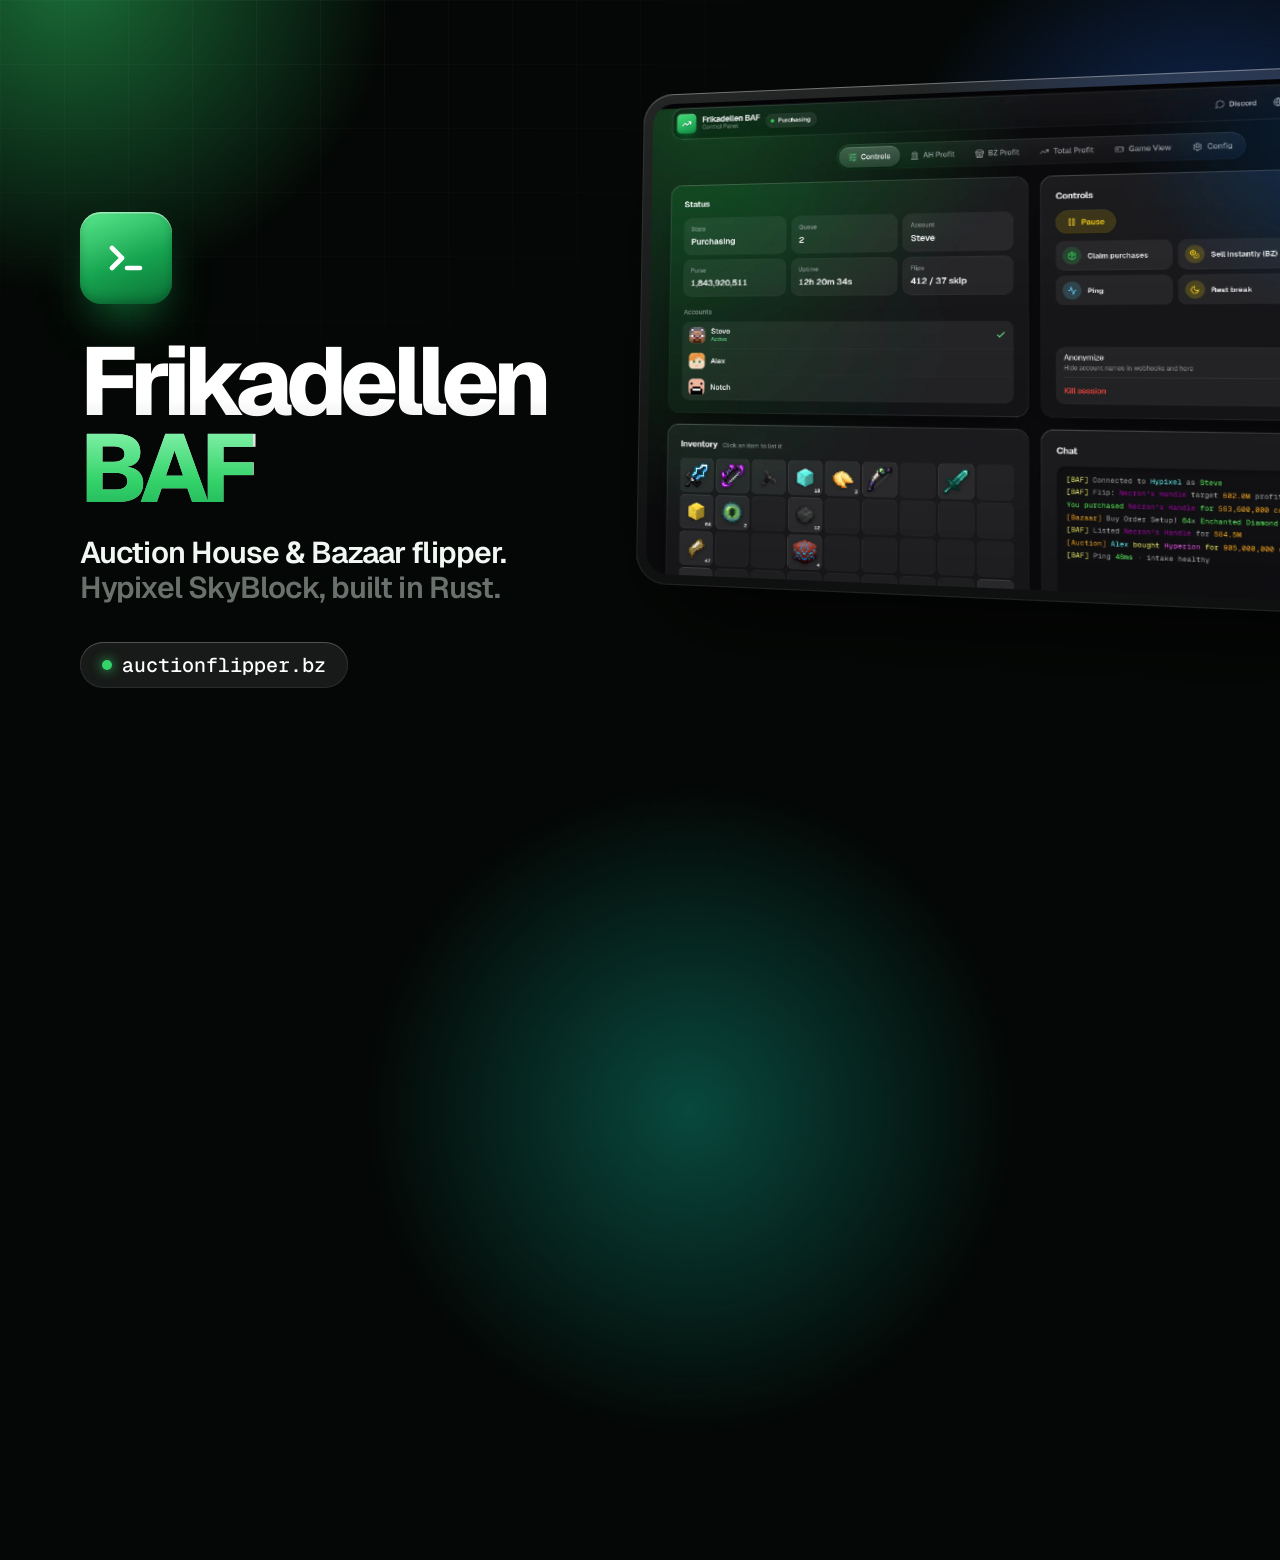
<file: tools/og.html>
<!DOCTYPE html>
<!-- Source for assets/og.png (1200x630). Render: serve the repo root, open /tools/og.html at 1200x630, screenshot. -->
<html><head><meta charset="utf-8">
<link href="https://fonts.googleapis.com/css2?family=Geist:wght@400..800&family=Geist+Mono:wght@500&display=swap" rel="stylesheet">
<style>
*{margin:0;padding:0;box-sizing:border-box}
html,body{width:1200px;height:630px;overflow:hidden;background:#040705;font-family:Geist,sans-serif;color:#f2f7f3;-webkit-font-smoothing:antialiased}
.a{position:absolute;border-radius:50%;width:900px;height:900px}
.a1{left:-380px;top:-480px;background:radial-gradient(closest-side,rgba(47,211,106,.5),transparent 72%)}
.a2{right:-380px;top:-220px;background:radial-gradient(closest-side,rgba(43,107,255,.42),transparent 72%)}
.a3{left:240px;bottom:-660px;background:radial-gradient(closest-side,rgba(15,179,154,.38),transparent 72%)}
.grid{position:absolute;inset:0;background-image:linear-gradient(to right,rgba(255,255,255,.035) 1px,transparent 1px),linear-gradient(to bottom,rgba(255,255,255,.035) 1px,transparent 1px);background-size:64px 64px;-webkit-mask-image:radial-gradient(ellipse 70% 70% at 20% 0%,#000,transparent 75%)}
.copy{position:absolute;left:80px;top:0;bottom:0;display:flex;flex-direction:column;justify-content:center;width:520px}
.ic{width:92px;height:92px;border-radius:21px;display:grid;place-items:center;background:linear-gradient(160deg,#5bea8e,#16a34f 55%,#0b6e35);box-shadow:inset 0 1.5px 0 rgba(255,255,255,.45),inset 0 -4px 10px rgba(0,0,0,.22),0 24px 50px -18px rgba(22,163,79,.85)}
.ic svg{width:48px;height:48px;fill:none;stroke:#fff;stroke-width:2.3;stroke-linecap:round;stroke-linejoin:round}
h1{margin-top:34px;font-size:96px;font-weight:750;letter-spacing:-.062em;line-height:.9;background:linear-gradient(180deg,#fff 35%,rgba(255,255,255,.7));-webkit-background-clip:text;color:transparent}
h1 span{background:linear-gradient(180deg,#a6ffc6,#34d36a 60%,#1aa553);-webkit-background-clip:text;color:transparent}
.sub{margin-top:24px;font-size:30px;font-weight:600;letter-spacing:-.03em;line-height:1.18}
.sub span{color:rgba(226,240,231,.46)}
.url{margin-top:36px;display:inline-flex;align-self:flex-start;align-items:center;gap:10px;padding:13px 22px;border-radius:999px;font:500 20px/1 'Geist Mono';color:#fff;background:rgba(255,255,255,.08);box-shadow:inset 0 1px 0 rgba(255,255,255,.18),inset 0 0 0 1px rgba(255,255,255,.08)}
.url i{width:10px;height:10px;border-radius:50%;background:#34d36a;box-shadow:0 0 12px #34d36a}
.shot{position:absolute;left:640px;top:92px;width:760px;padding:10px;border-radius:30px;
 background:linear-gradient(180deg,rgba(255,255,255,.12),rgba(255,255,255,.04));
 box-shadow:inset 0 1px 0 rgba(255,255,255,.3),inset 0 0 0 1px rgba(255,255,255,.08),0 50px 90px -30px rgba(0,0,0,.85);
 transform:perspective(1400px) rotateY(-14deg) rotateX(4deg);transform-origin:0 50%}
.shot img{display:block;width:100%;border-radius:21px}
</style></head><body>
<div class="a a1"></div><div class="a a2"></div><div class="a a3"></div><div class="grid"></div>
<div class="shot"><img src="../assets/web-panel1.webp" alt=""></div>
<div class="copy">
  <div class="ic"><svg viewBox="0 0 24 24"><path d="M5 7l5 5-5 5"/><path d="M12.5 17H19"/></svg></div>
  <h1>Frikadellen <span>BAF</span></h1>
  <div class="sub">Auction House &amp; Bazaar flipper.<br><span>Hypixel SkyBlock, built in Rust.</span></div>
  <div class="url"><i></i>auctionflipper.bz</div>
</div>
</body></html>
</file>
